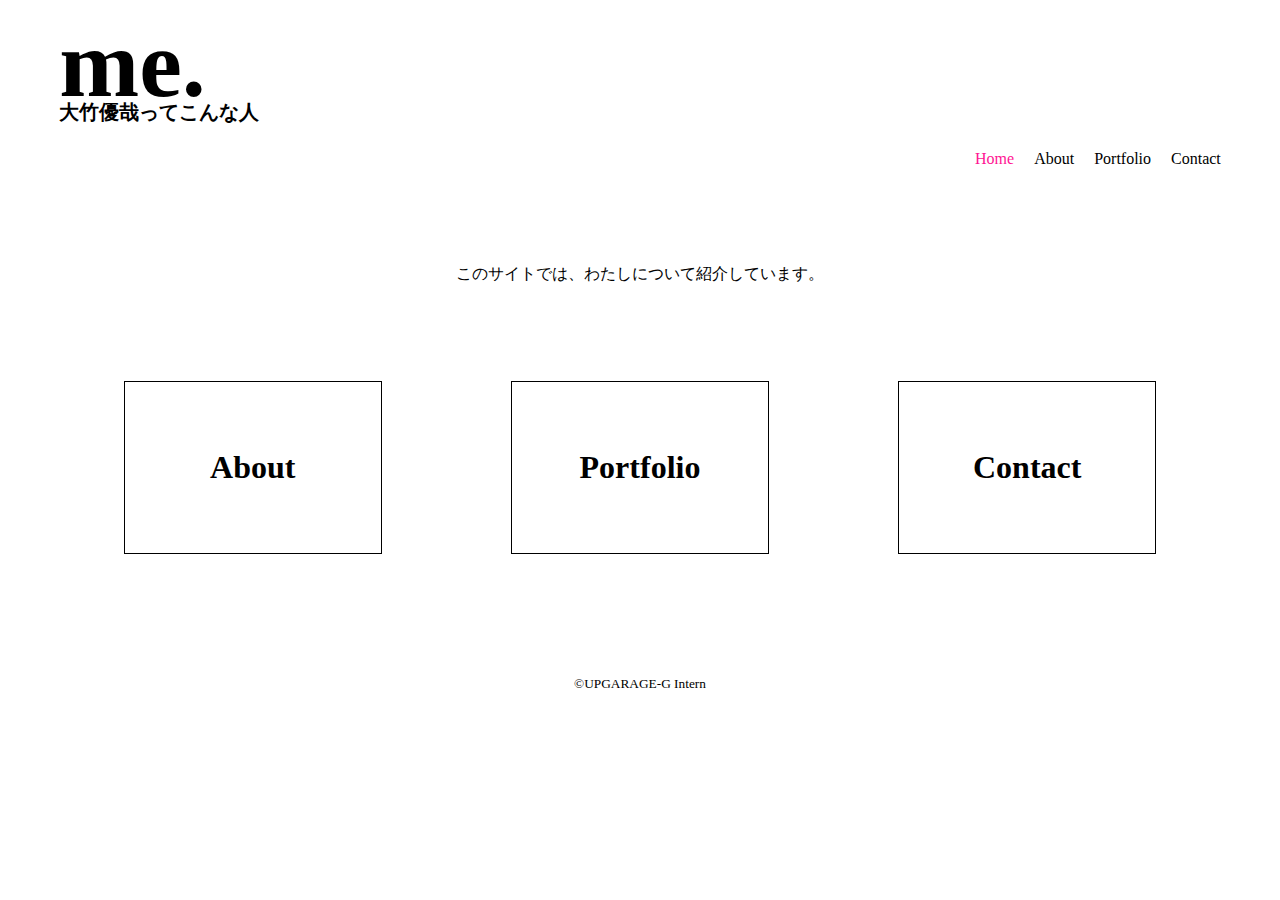
<file: intern_profile/user1/index.html>
<!DOCTYPE html>
<html lang="ja">

<head>
    <meta charset="UTF-8">
    <meta http-equiv="X-UA-Compatible" content="IE=edge">
    <meta name="viewport" content="width=device-width, initial-scale=1.0">
    <title>大竹優哉 のホームページ</title>
    <link rel="stylesheet" href="style.css">
</head>

<body class="home">

    <header>
        <h1>me.</h1>
        <h2> 大竹優哉ってこんな人</h2>
        <nav>
            <ul>
                <li class="accent_color"><a href="./index.html">Home</a></li>
                <li><a href="./about.html">About</a></li>
                <li><a href="./portfolio.html">Portfolio</a></li>
                <li><a href="./contact.html">Contact</a></li>
            </ul>
        </nav>
    </header>

    <main>
        <p>このサイトでは、わたしについて紹介しています。</p>
        <article class="home_contents">
            <a id="home_about" href="./about.html">
                <h3>About</h3>
            </a>
            <a id="home_portfolio" href="./portfolio.html">
                <h3>Portfolio</h3>
            </a>
            <a id="home_contact" href="./contact.html">
                <h3>Contact</h3>
            </a>
        </article>
    </main>

    <footer>
        <small>&copy;UPGARAGE-G Intern</small>
    </footer>
    <script src="main.js"></script>
</body>

</html>
</file>
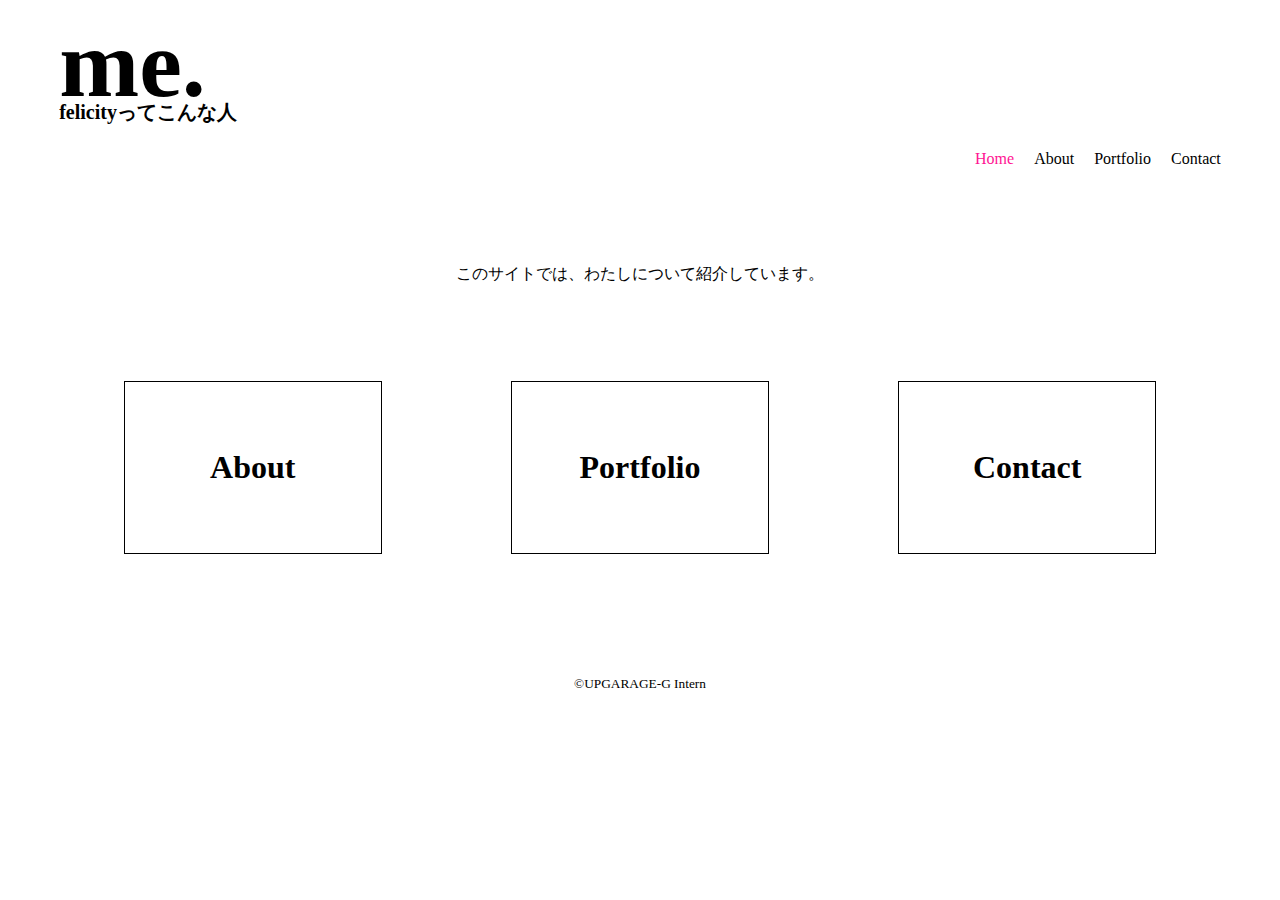
<file: intern_profile/user3/index.html>
<!DOCTYPE html>
<html lang="ja">
<head>
  <meta charset="UTF-8">
  <meta http-equiv="X-UA-Compatible" content="IE=edge">
  <meta name="viewport" content="width=device-width, initial-scale=1.0">
  <title>felicityのホームページ</title>
  <link rel="stylesheet" href="style.css">
</head>
<body class="home">

  <header>
    <h1>me.</h1>
    <h2>felicityってこんな人</h2>
    <nav>
      <ul>
        <li class="accent_color"><a href="./index.html">Home</a></li>
        <li><a href="./about.html">About</a></li>
        <li><a href="./portfolio.html">Portfolio</a></li>
        <li><a href="./contact.html">Contact</a></li>
      </ul>
    </nav>
  </header>

  <main>
    <p>このサイトでは、わたしについて紹介しています。</p>
    <article class="home_contents">
      <a id="home_about" href="./about.html"><h3>About</h3></a>
      <a id="home_portfolio" href="./portfolio.html"><h3>Portfolio</h3></a>
      <a id="home_contact" href="./contact.html"><h3>Contact</h3></a>
    </article>
  </main>

  <footer>
    <small>&copy;UPGARAGE-G Intern</small>
  </footer>
  <script src="main.js"></script>
</body>
</html>
</file>
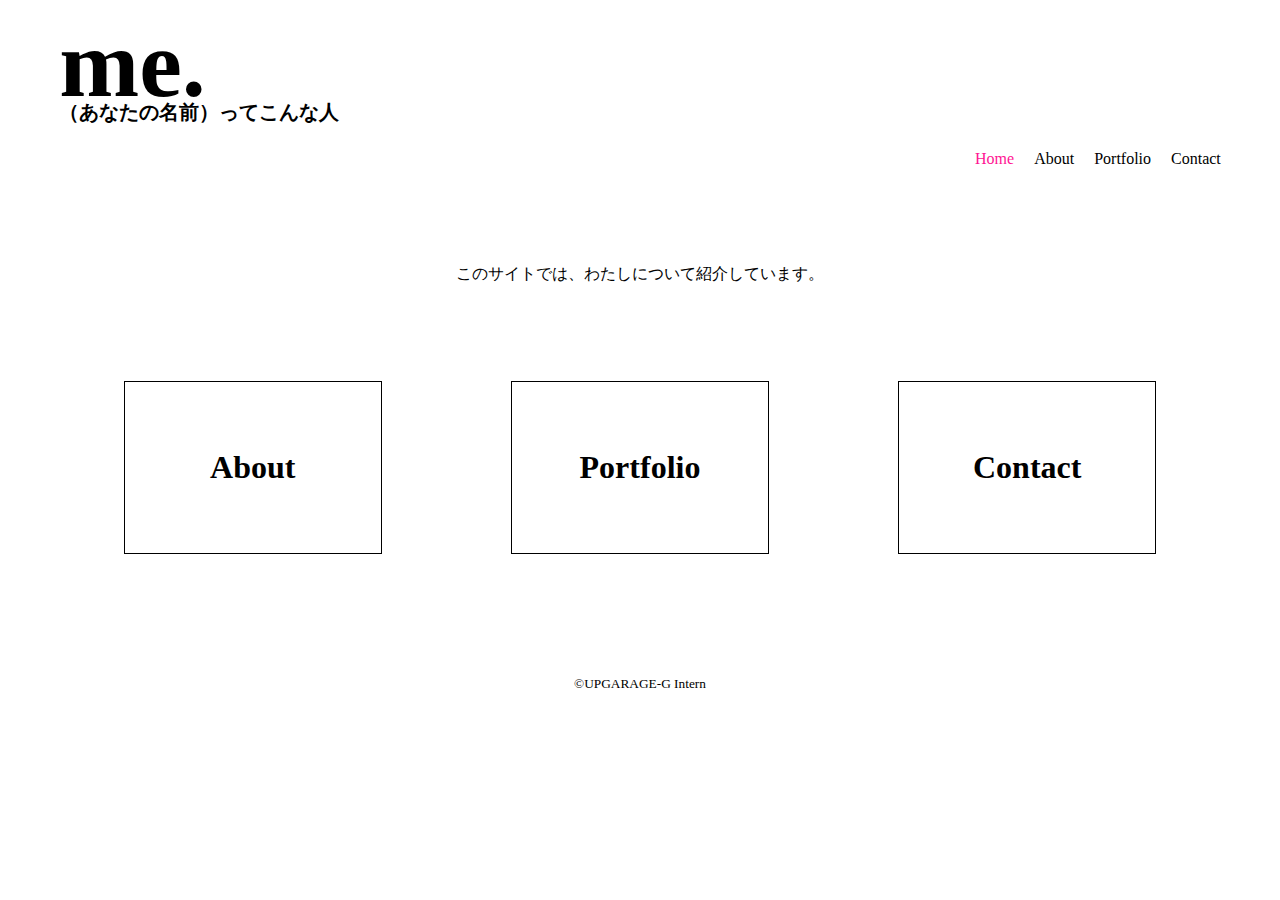
<file: intern_profile/user4/index.html>
<!DOCTYPE html>
<html lang="ja">
<head>
  <meta charset="UTF-8">
  <meta http-equiv="X-UA-Compatible" content="IE=edge">
  <meta name="viewport" content="width=device-width, initial-scale=1.0">
  <title>（あなたの名前）のホームページ</title>
  <link rel="stylesheet" href="style.css">
</head>
<body class="home">

  <header>
    <h1>me.</h1>
    <h2>（あなたの名前）ってこんな人</h2>
    <nav>
      <ul>
        <li class="accent_color"><a href="./index.html">Home</a></li>
        <li><a href="./about.html">About</a></li>
        <li><a href="./portfolio.html">Portfolio</a></li>
        <li><a href="./contact.html">Contact</a></li>
      </ul>
    </nav>
  </header>

  <main>
    <p>このサイトでは、わたしについて紹介しています。</p>
    <article class="home_contents">
      <a id="home_about" href="./about.html"><h3>About</h3></a>
      <a id="home_portfolio" href="./portfolio.html"><h3>Portfolio</h3></a>
      <a id="home_contact" href="./contact.html"><h3>Contact</h3></a>
    </article>
  </main>

  <footer>
    <small>&copy;UPGARAGE-G Intern</small>
  </footer>
  <script src="main.js"></script>
</body>
</html>
</file>
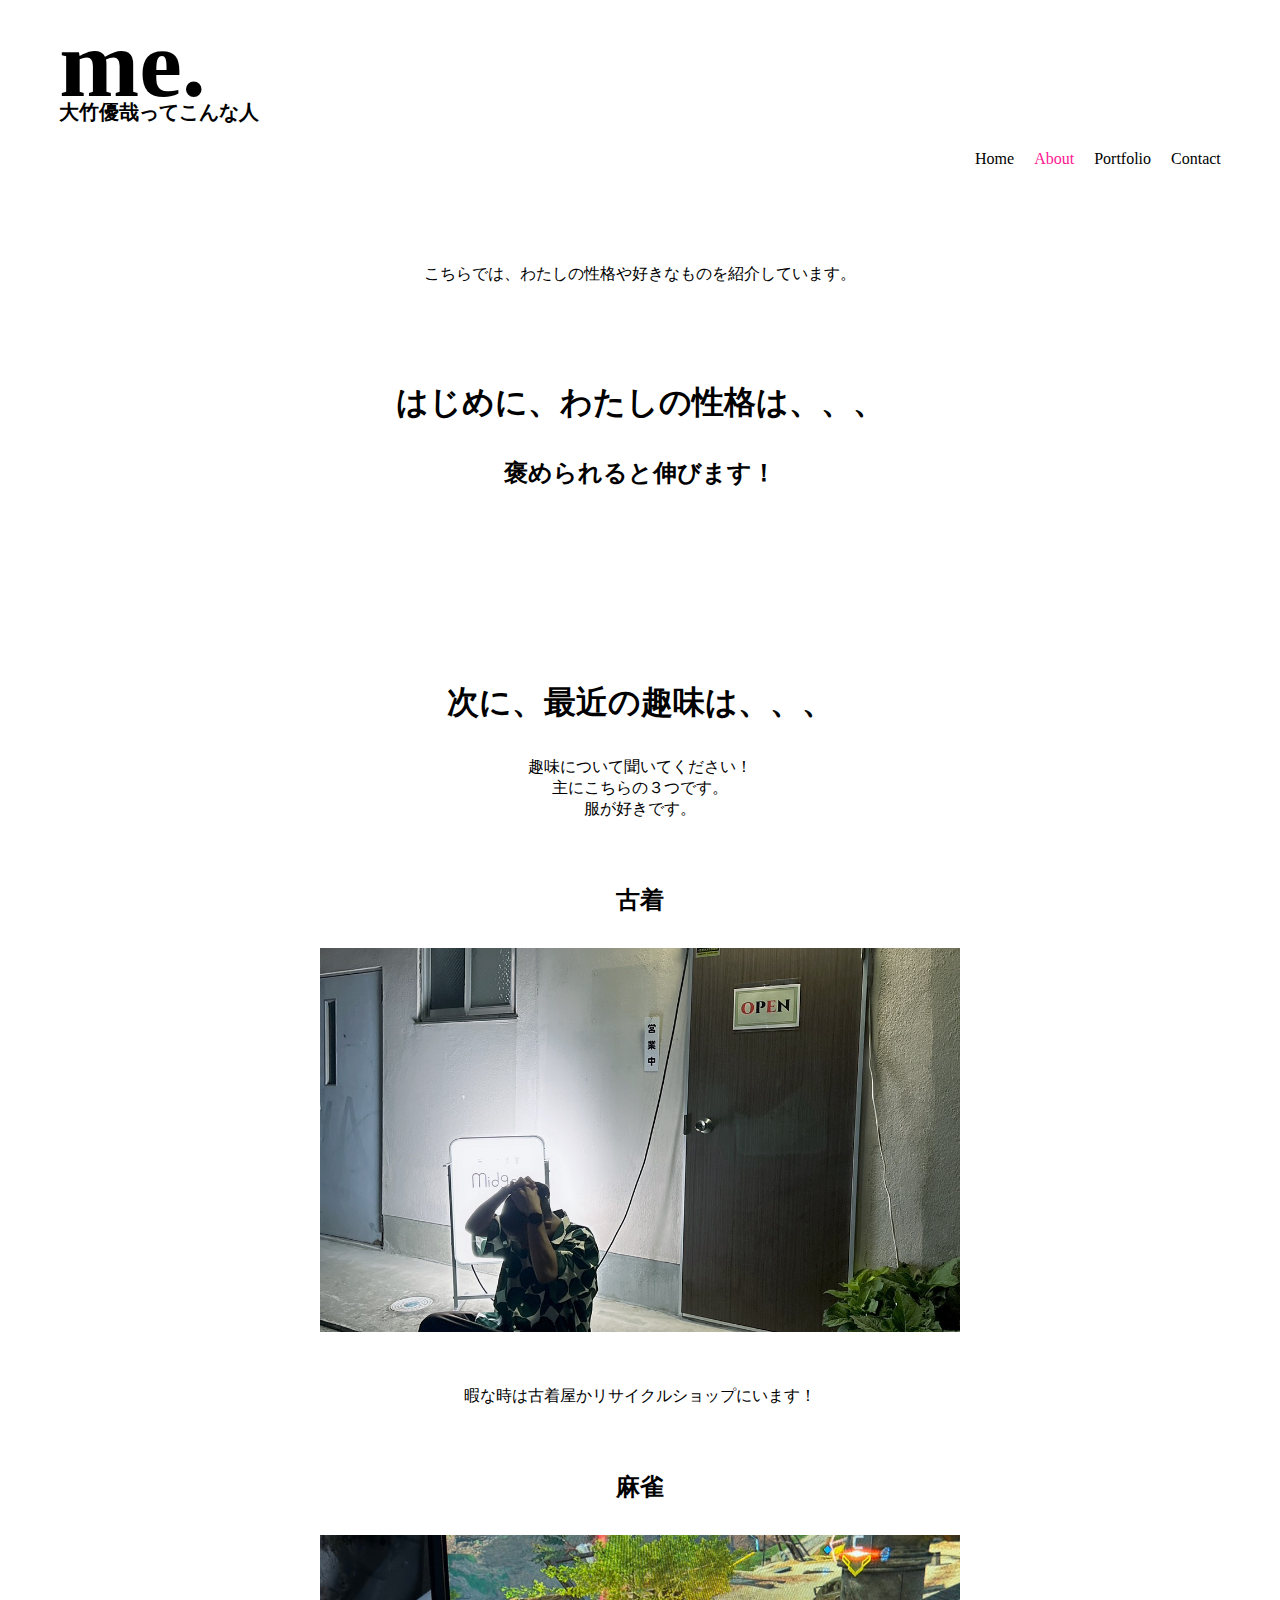
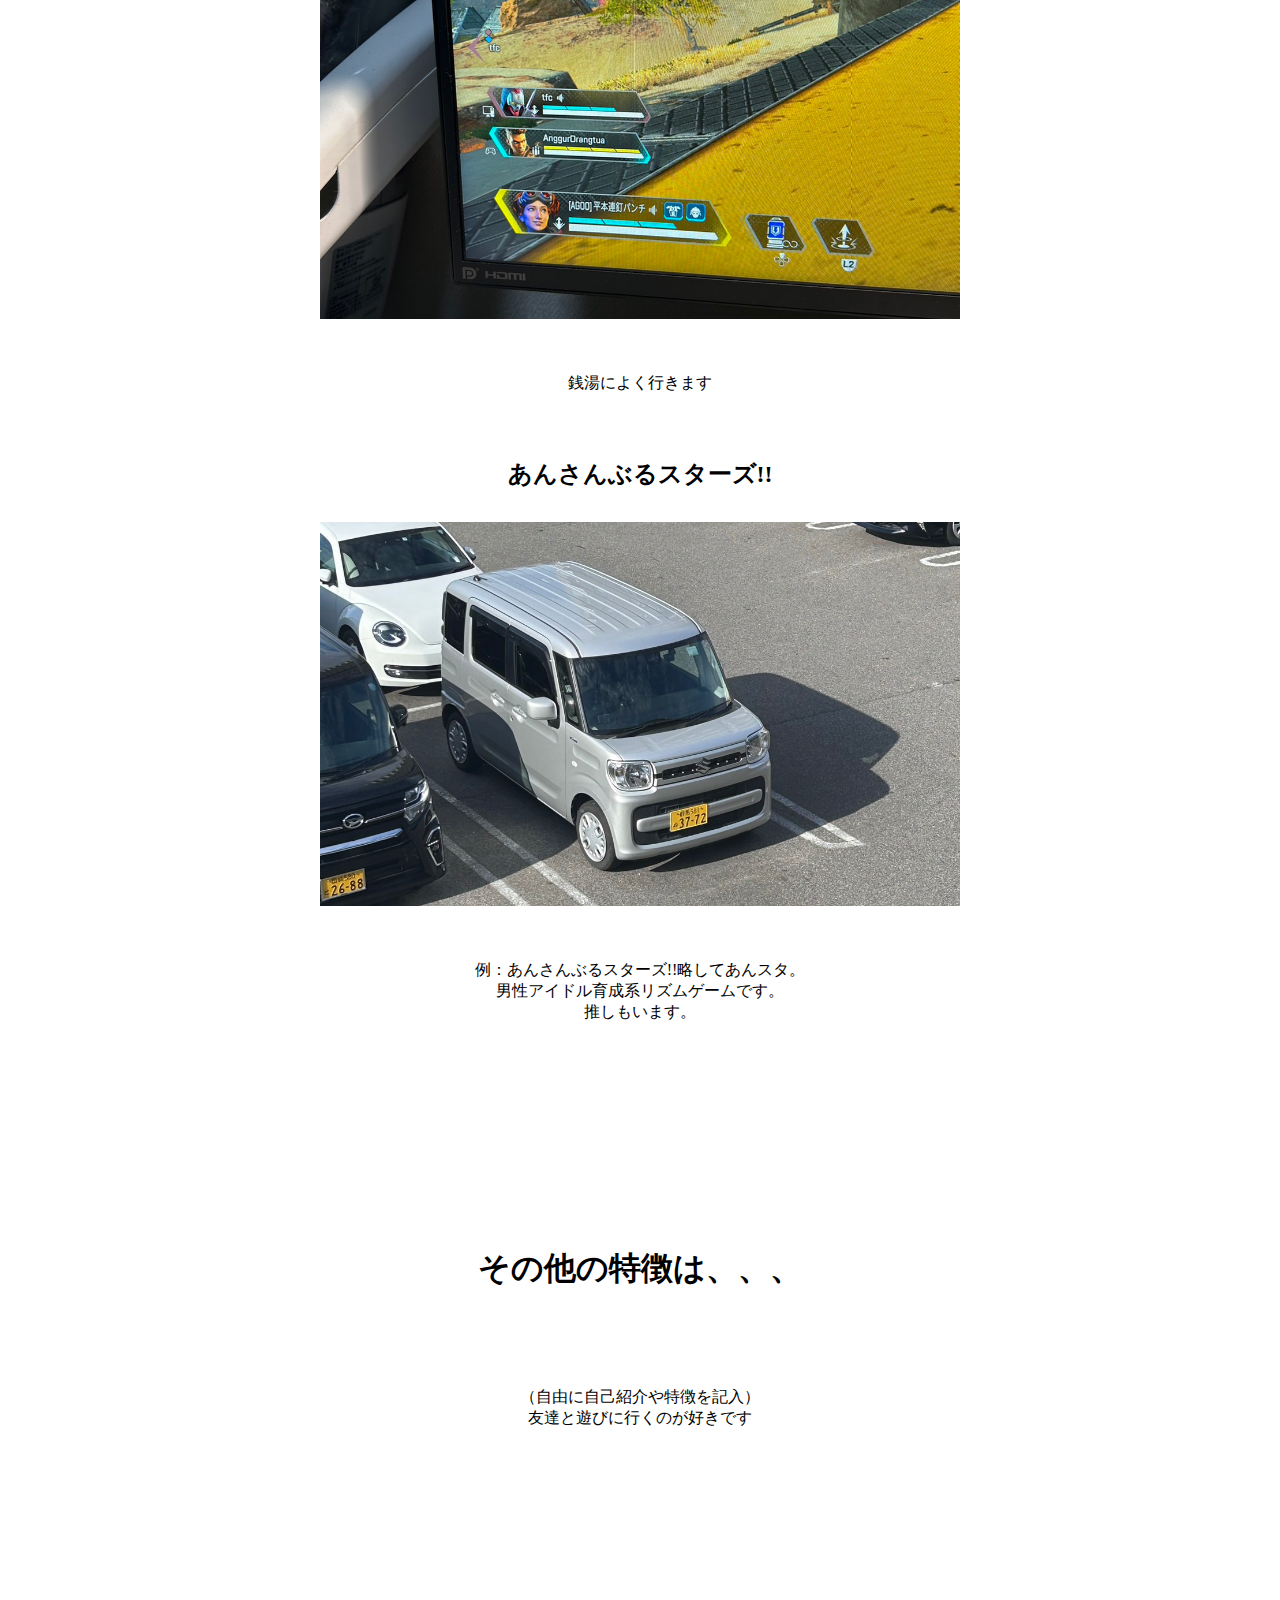
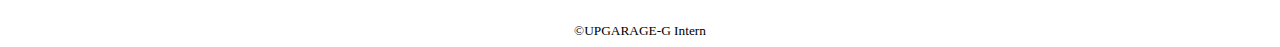
<file: intern_profile/user1/about.html>
<!DOCTYPE html>
<html lang="ja">

<head>
    <meta charset="UTF-8">
    <meta http-equiv="X-UA-Compatible" content="IE=edge">
    <meta name="viewport" content="width=device-width, initial-scale=1.0">
    <title>大竹優哉のページ</title>
    <link rel="stylesheet" href="style.css">
</head>

<body class="about">

    <header>
        <h1>me.</h1>
        <h2>大竹優哉ってこんな人</h2>
        <nav>
            <ul>
                <li><a href="./index.html">Home</a></li>
                <li class="accent_color"><a href="./about.html">About</a></li>
                <li><a href="./portfolio.html">Portfolio</a></li>
                <li><a href="./contact.html">Contact</a></li>
            </ul>
        </nav>
    </header>

    <main>
        <p>こちらでは、わたしの性格や好きなものを紹介しています。</p>
        <article>
            <section class="character">
                <h3>はじめに、わたしの性格は、、、</h3>
                <h4>褒められると伸びます！</h4>
            </section>
            <section class="like">
                <h3>次に、最近の趣味は、、、</h3>
                <p>趣味について聞いてください！<br>主にこちらの３つです。<br>服が好きです。</p>
                <div class="hobby_wrapper">
                    <div class="hobby">
                        <h4>古着</h4>
                        <img src="./S__9584648_0.jpg" alt="メダカの画像">
                        <p><br>暇な時は古着屋かリサイクルショップにいます！
                    </div>
                    <div class="hobby">
                        <h4>麻雀</h4>
                        <img src="./S__9584650_0.jpg" alt="麻雀を楽しんでいる画像">
                        <p><br>銭湯によく行きます</p>
                    </div>
                    <div class="hobby">
                        <h4>あんさんぶるスターズ!!</h4>
                        <img src="./S__9584651_0.jpg" alt="">
                        <p><br>例：あんさんぶるスターズ!!略してあんスタ。<br>男性アイドル育成系リズムゲームです。<br>推しもいます。</p>
                    </div>
                </div>
            </section>
            <section>
                <h3>その他の特徴は、、、</h3>
                <p>（自由に自己紹介や特徴を記入）<br>友達と遊びに行くのが好きです</p>
            </section>
        </article>
    </main>
    <footer>
        <small>&copy;UPGARAGE-G Intern</small>
    </footer>
    <script src="main.js"></script>
</body>

</html>
</file>
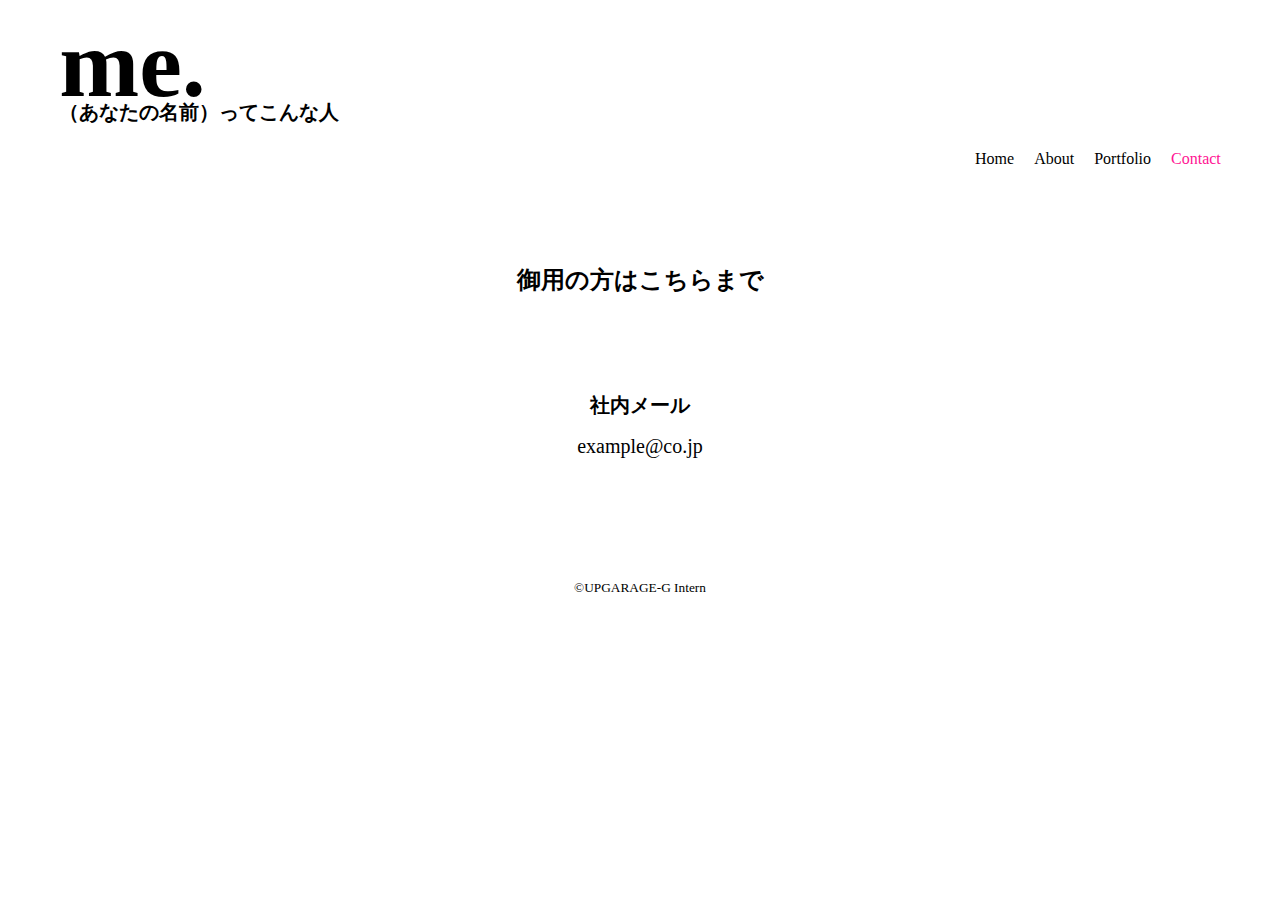
<file: intern_profile/user1/contact.html>
<!DOCTYPE html>
<html lang="ja">
<head>
  <meta charset="UTF-8">
  <meta http-equiv="X-UA-Compatible" content="IE=edge">
  <meta name="viewport" content="width=device-width, initial-scale=1.0">
  <title>（あなたの名前）のページ</title>
  <link rel="stylesheet" href="style.css">
</head>
<body>

  <header>
    <h1>me.</h1>
    <h2>（あなたの名前）ってこんな人</h2>
    <nav>
      <ul>
        <li><a href="./index.html">Home</a></li>
        <li><a href="./about.html">About</a></li>
        <li><a href="./portfolio.html">Portfolio</a></li>
        <li class="accent_color"><a href="./contact.html">Contact</a></li>
      </ul>
    </nav>
  </header>

  <main>
    <article class="mail">
      <h3>御用の方はこちらまで</h3>
      <div class="mail_wrapper">
        <h4>社内メール</h4>
        <a>example@co.jp</a>
      </div>
    </article>
  </main>

  <footer>
    <small>&copy;UPGARAGE-G Intern</small>
  </footer>
  <script src="main.js"></script>
</body>
</html>
</file>
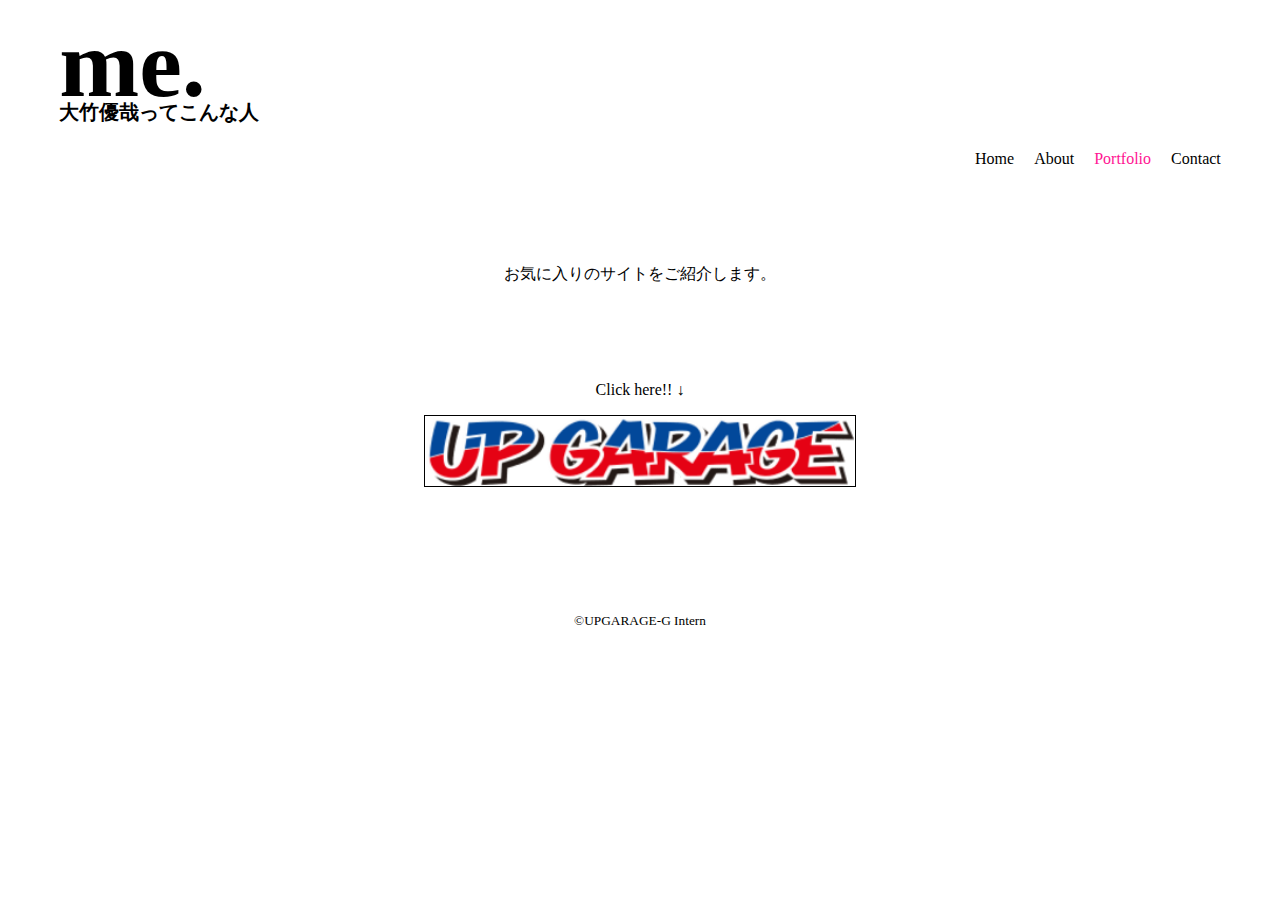
<file: intern_profile/user1/portfolio.html>
<!DOCTYPE html>
<html lang="ja">

<head>
    <meta charset="UTF-8">
    <meta http-equiv="X-UA-Compatible" content="IE=edge">
    <meta name="viewport" content="width=device-width, initial-scale=1.0">
    <title>大竹優哉のページ</title>
    <link rel="stylesheet" href="style.css">
</head>

<body class="portfolio">

    <header>
        <h1>me.</h1>
        <h2>大竹優哉ってこんな人</h2>
        <nav>
            <ul>
                <li><a href="./index.html">Home</a></li>
                <li><a href="./about.html">About</a></li>
                <li class="accent_color"><a href="./portfolio.html">Portfolio</a></li>
                <li><a href="./contact.html">Contact</a></li>
            </ul>
        </nav>
    </header>

    <main>
        <p>お気に入りのサイトをご紹介します。</p>
        <p class="small_txt">Click here!! ↓</p>
        <a href="https://www.upgarage.com"><img src="./logo.png" alt="画像"></a>
    </main>

    <footer>
        <small>&copy;UPGARAGE-G Intern</small>
    </footer>
    <script src="main.js"></script>
</body>

</html>
</file>
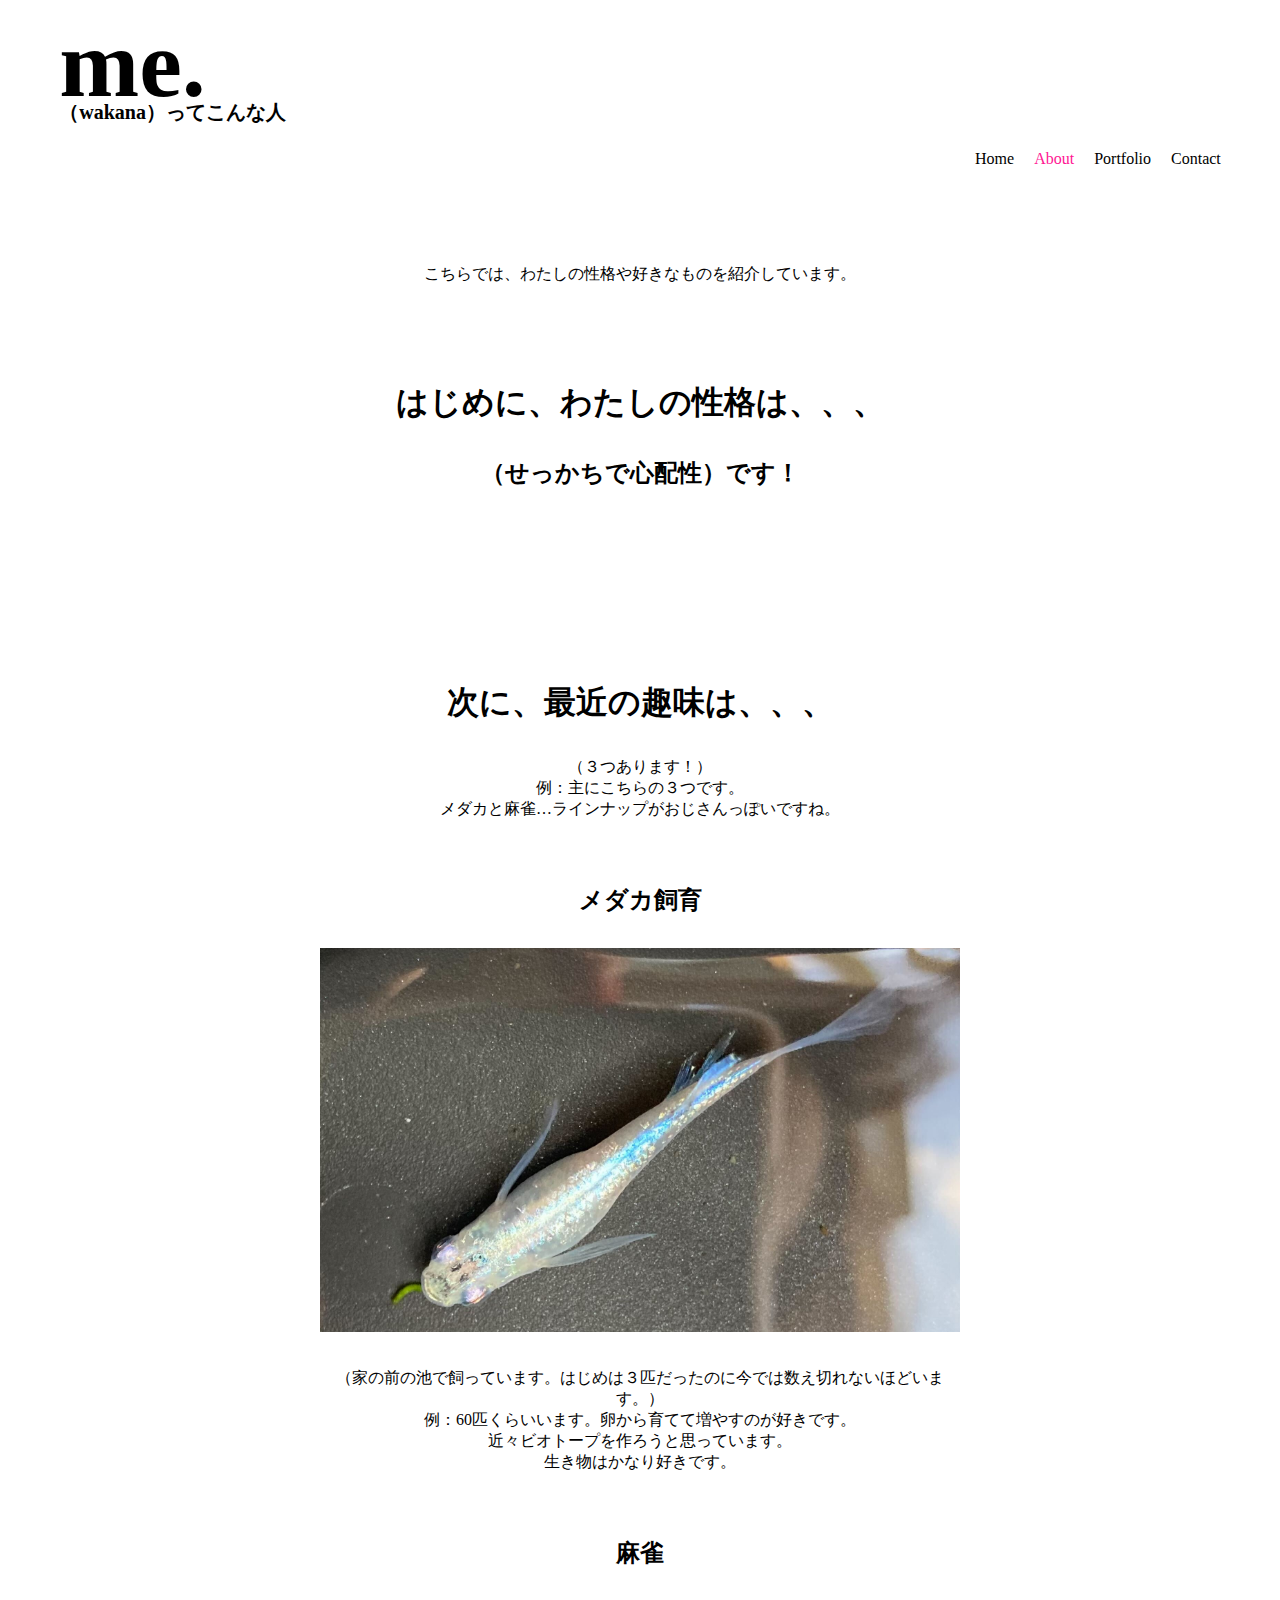
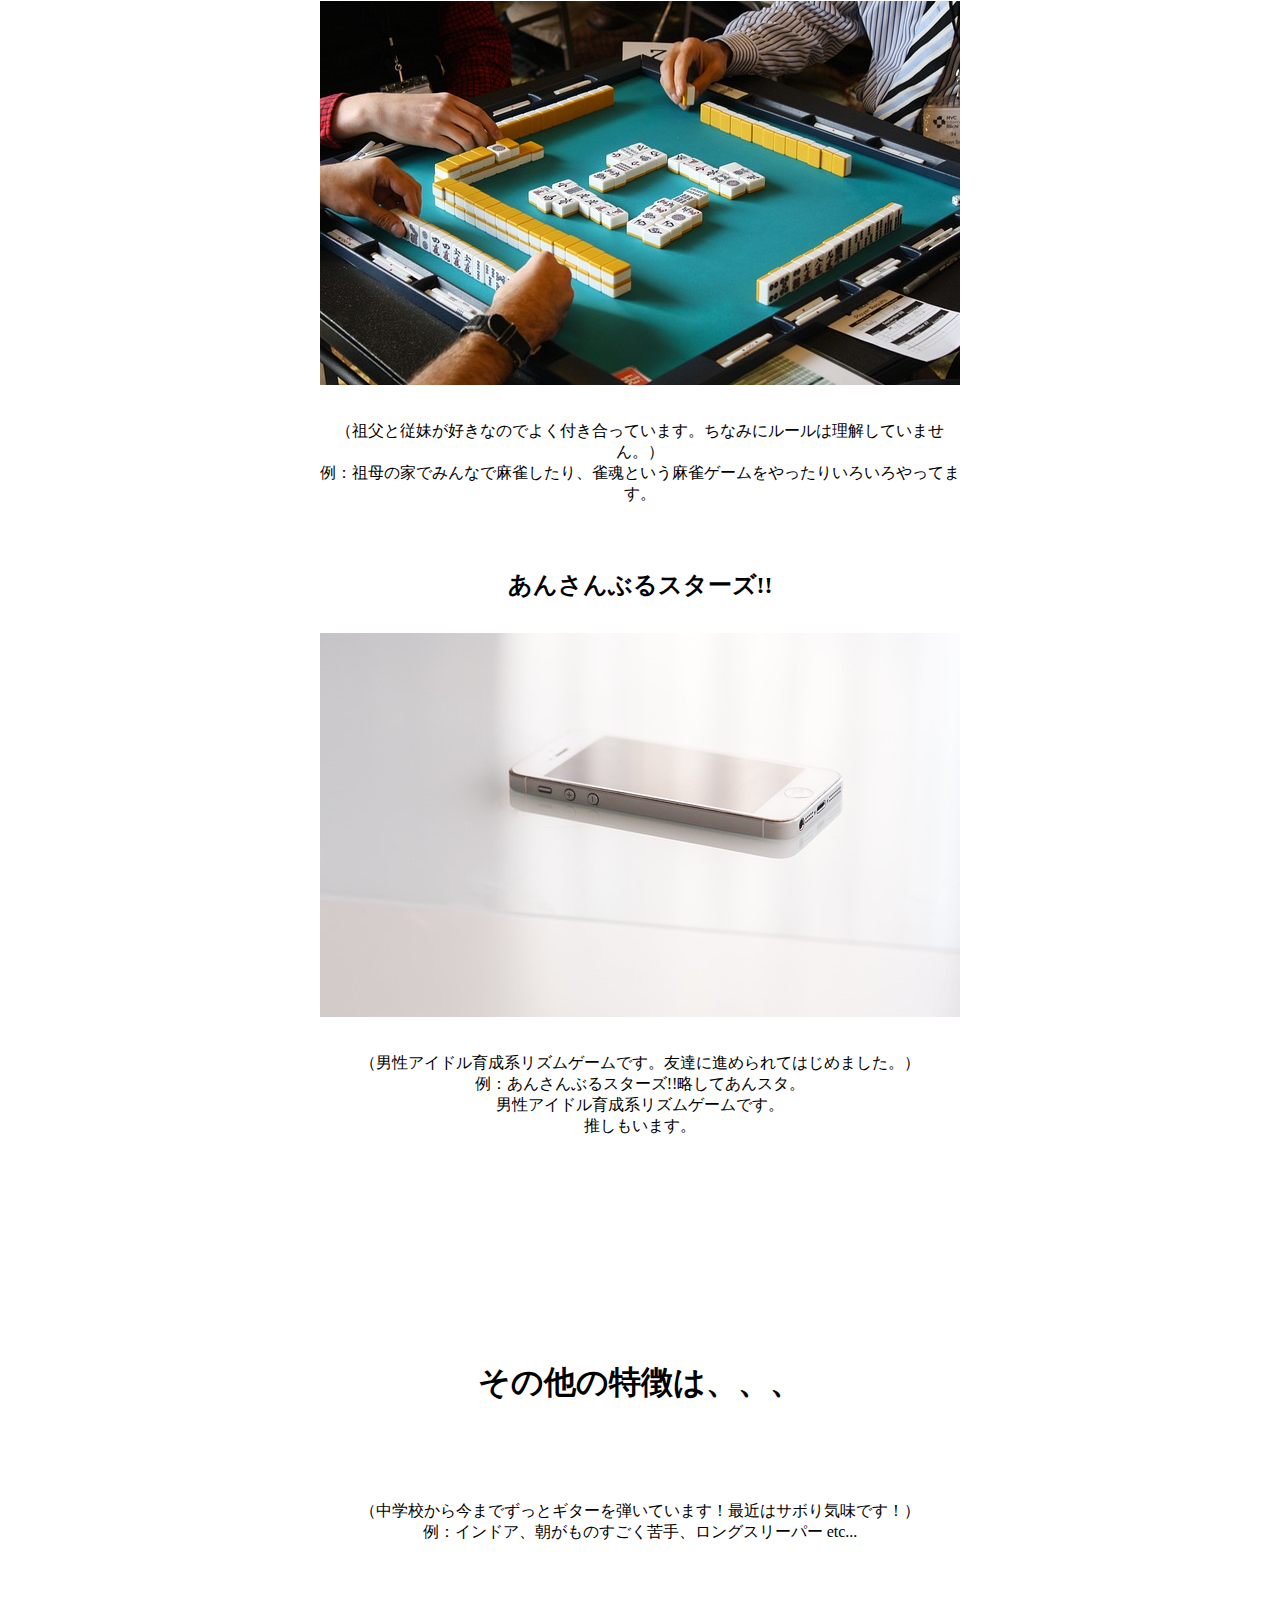
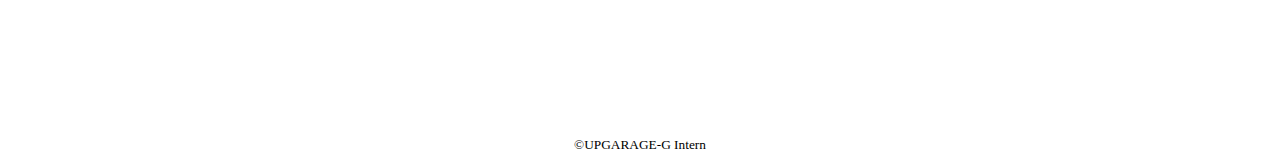
<file: intern_profile/user2/about.html>
<!DOCTYPE html>
<html lang="ja">
<head>
  <meta charset="UTF-8">
  <meta http-equiv="X-UA-Compatible" content="IE=edge">
  <meta name="viewport" content="width=device-width, initial-scale=1.0">
  <title>（wakana）のページ</title>
  <link rel="stylesheet" href="style.css">
</head>
<body class="about">

  <header>
    <h1>me.</h1>
    <h2>（wakana）ってこんな人</h2>
    <nav>
      <ul>
        <li><a href="./index.html">Home</a></li>
        <li class="accent_color"><a href="./about.html">About</a></li>
        <li><a href="./portfolio.html">Portfolio</a></li>
        <li><a href="./contact.html">Contact</a></li>
      </ul>
    </nav>
  </header>

  <main>
    <p>こちらでは、わたしの性格や好きなものを紹介しています。</p>
    <article>
      <section class="character">
        <h3>はじめに、わたしの性格は、、、</h3>
        <h4>（せっかちで心配性）です！</h4>
      </section>
      <section class="like">
        <h3>次に、最近の趣味は、、、</h3>
        <p>（３つあります！）<br>例：主にこちらの３つです。<br>メダカと麻雀…ラインナップがおじさんっぽいですね。</p>
        <div class="hobby_wrapper">
          <div class="hobby">
            <h4>メダカ飼育</h4>
            <img src="medaka.jpg" alt="メダカの画像">
            <p>（家の前の池で飼っています。はじめは３匹だったのに今では数え切れないほどいます。）<br>例：60匹くらいいます。卵から育てて増やすのが好きです。<br>近々ビオトープを作ろうと思っています。<br>生き物はかなり好きです。
            </p>
          </div>
          <div class="hobby">
            <h4>麻雀</h4>
            <img src="games-g4a9eefb07_640.jpg" alt="麻雀を楽しんでいる画像">
            <p>（祖父と従妹が好きなのでよく付き合っています。ちなみにルールは理解していません。）<br>例：祖母の家でみんなで麻雀したり、雀魂という麻雀ゲームをやったりいろいろやってます。</p>
          </div>
          <div class="hobby">
            <h4>あんさんぶるスターズ!!</h4>
            <img src="technology-g5ec77ba9c_640.jpg" alt="">
            <p>（男性アイドル育成系リズムゲームです。友達に進められてはじめました。）<br>例：あんさんぶるスターズ!!略してあんスタ。<br>男性アイドル育成系リズムゲームです。<br>推しもいます。</p>
          </div>
        </div>
      </section>
      <section>
        <h3>その他の特徴は、、、</h3>
        <p>（中学校から今までずっとギターを弾いています！最近はサボり気味です！）<br>例：インドア、朝がものすごく苦手、ロングスリーパー etc...</p>
      </section>
    </article>
  </main>
  <footer>
    <small>&copy;UPGARAGE-G Intern</small>
  </footer>
  <script src="main.js"></script>
</body>
</html>
</file>
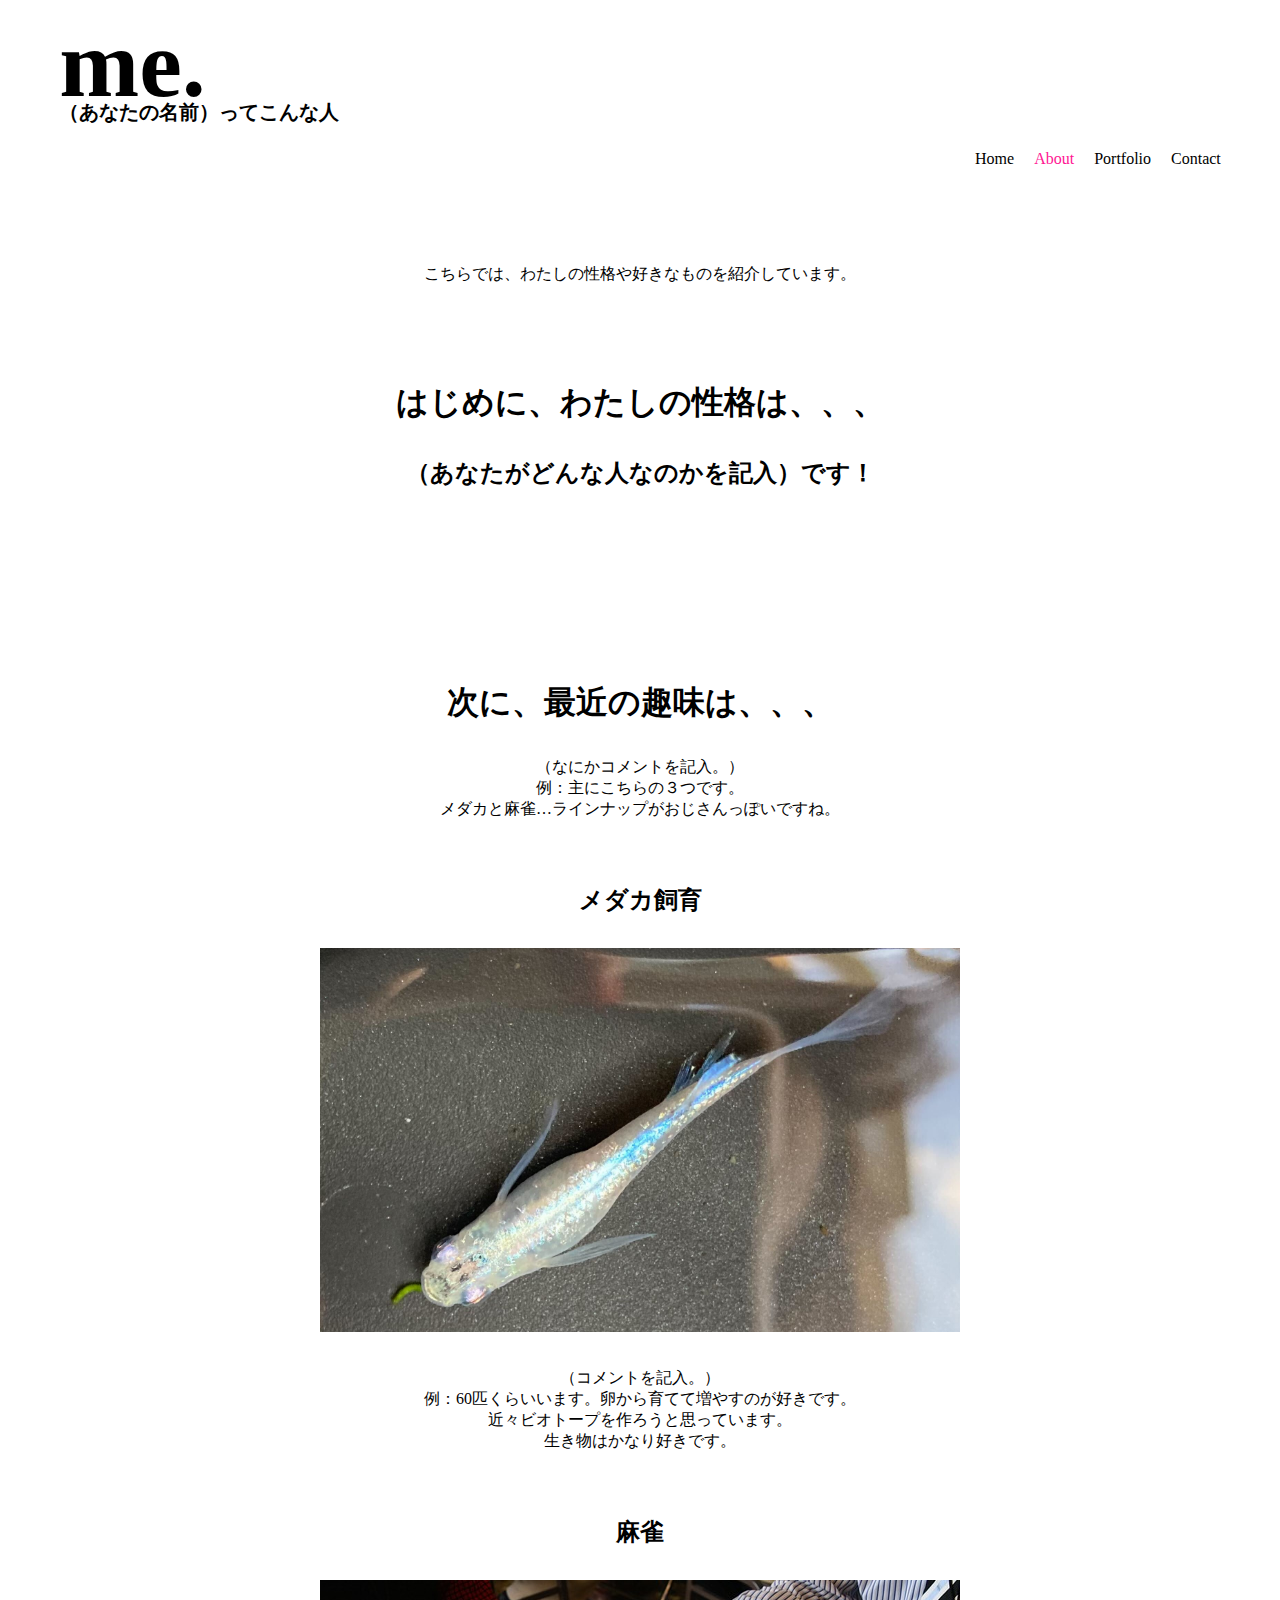
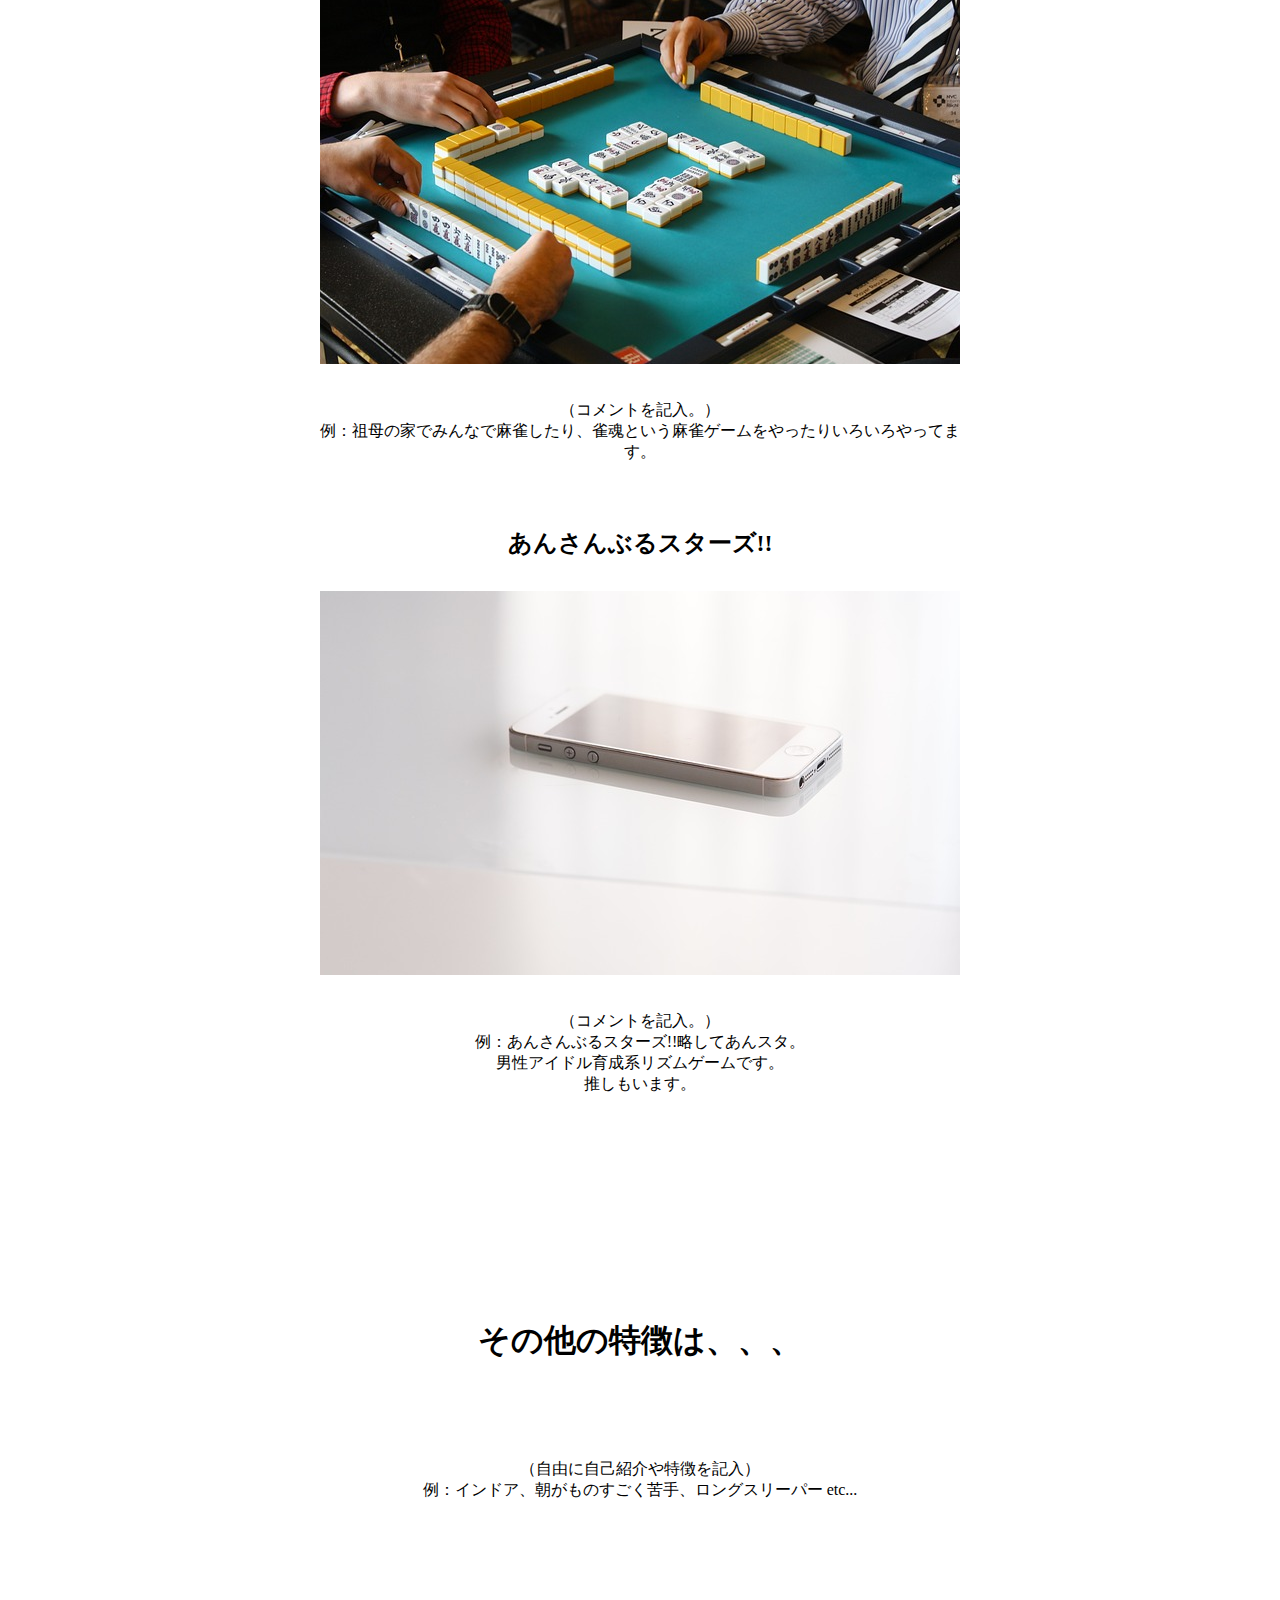
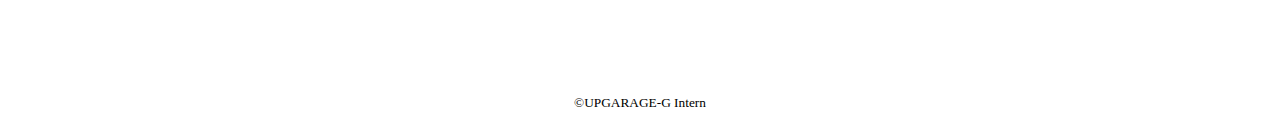
<file: intern_profile/user3/about.html>
<!DOCTYPE html>
<html lang="ja">
<head>
  <meta charset="UTF-8">
  <meta http-equiv="X-UA-Compatible" content="IE=edge">
  <meta name="viewport" content="width=device-width, initial-scale=1.0">
  <title>（あなたの名前）のページ</title>
  <link rel="stylesheet" href="style.css">
</head>
<body class="about">

  <header>
    <h1>me.</h1>
    <h2>（あなたの名前）ってこんな人</h2>
    <nav>
      <ul>
        <li><a href="./index.html">Home</a></li>
        <li class="accent_color"><a href="./about.html">About</a></li>
        <li><a href="./portfolio.html">Portfolio</a></li>
        <li><a href="./contact.html">Contact</a></li>
      </ul>
    </nav>
  </header>

  <main>
    <p>こちらでは、わたしの性格や好きなものを紹介しています。</p>
    <article>
      <section class="character">
        <h3>はじめに、わたしの性格は、、、</h3>
        <h4>（あなたがどんな人なのかを記入）です！</h4>
      </section>
      <section class="like">
        <h3>次に、最近の趣味は、、、</h3>
        <p>（なにかコメントを記入。）<br>例：主にこちらの３つです。<br>メダカと麻雀…ラインナップがおじさんっぽいですね。</p>
        <div class="hobby_wrapper">
          <div class="hobby">
            <h4>メダカ飼育</h4>
            <img src="medaka.jpg" alt="メダカの画像">
            <p>（コメントを記入。）<br>例：60匹くらいいます。卵から育てて増やすのが好きです。<br>近々ビオトープを作ろうと思っています。<br>生き物はかなり好きです。
            </p>
          </div>
          <div class="hobby">
            <h4>麻雀</h4>
            <img src="games-g4a9eefb07_640.jpg" alt="麻雀を楽しんでいる画像">
            <p>（コメントを記入。）<br>例：祖母の家でみんなで麻雀したり、雀魂という麻雀ゲームをやったりいろいろやってます。</p>
          </div>
          <div class="hobby">
            <h4>あんさんぶるスターズ!!</h4>
            <img src="technology-g5ec77ba9c_640.jpg" alt="">
            <p>（コメントを記入。）<br>例：あんさんぶるスターズ!!略してあんスタ。<br>男性アイドル育成系リズムゲームです。<br>推しもいます。</p>
          </div>
        </div>
      </section>
      <section>
        <h3>その他の特徴は、、、</h3>
        <p>（自由に自己紹介や特徴を記入）<br>例：インドア、朝がものすごく苦手、ロングスリーパー etc...</p>
      </section>
    </article>
  </main>
  <footer>
    <small>&copy;UPGARAGE-G Intern</small>
  </footer>
  <script src="main.js"></script>
</body>
</html>
</file>
<file: intern_profile/user1/style.css>
@charset "utf-8";
html, ul, li, h1, h2, h3, h4{
  margin: 0;
  padding: 0;
  font-size: 16px;
}
body {
  padding: 0 4%;
}

/* header */
h1 {
  font-size: 6rem;
}
h2 {
  font-size: 1.25rem;
  margin-top: -20px;
}
header ul {
  width: 100%;
  display: flex;
  justify-content: end;
  gap: 20px;
  margin-top: 1.5rem;
}
header li {
  list-style: none;
}
header li a{
  text-decoration: none;
  color: black;
}
.accent_color a{
  color: #ff1493;
}

/* main */
main p {
  text-align: center;
  margin: 6rem 0;
}

/* Home */
.home_contents {
  display: flex;
  justify-content: space-around;
}
.home_contents a {
  width: calc(60vw/3);
  height: calc(40vw/3);
  border: 1px solid black;
  text-decoration: none;
}
.home_contents h3 {
  display: flex;
  width: 100%;
  height: 100%;
  justify-content: center;
  align-items: center;
  color: black;
  font-size: 2rem;
}

/* About */
.about h3 {
  font-size: 2rem;
}
.about section {
  text-align: center;
}
.about a img {
  width: 300px;
}
.character p {
  margin: 2rem;
}
.about section {
  margin-bottom: 12rem;
}
.about .like p {
  margin: 2rem 0;
}
.about .hobby {
  margin-top: 0rem;
  width: calc(60vw/3);
  
}
.about .like img {
  width: calc(60vw/3);
  height: calc(40vw/3);
  object-fit: cover;
}
.about .hobby_wrapper{
  display: flex;
  justify-content: space-around;
}
.about h4 {
  margin: 2rem 0;
  font-size: 1.5rem;
}

/* portfolio */
.portfolio main {
  text-align: center;
}
.portfolio a img{
  width: 430px;
  border: 1px solid #000;
}
.small_txt {
  margin: 1rem;
}

/* Contact */
.mail {
  text-align: center;
  margin-top: 6rem;
}
.mail h3 {
  margin-bottom: 4rem;
  font-size: 1.5rem;
}
.mail .mail_wrapper {
  margin: 6rem 0;
}
.mail h4 {
  margin-bottom: 1rem;
  font-size: 1.25rem;
}
.mail a {
  margin: 0;
  font-size: 1.25rem;
}

/* footer */
footer {
  text-align: center;
  margin-top: 120px;
}


@media (max-width: 1290px) {
  /* About */
  .about .hobby_wrapper {
    align-items: center;
    flex-direction: column;
  }
  .about .hobby {
    width: 100%;
  }
  .about .like img {
    width: 50vw;
    height: 30vw;
  }
  .about .like p {
    margin: 2rem auto;
    width: 50vw;
  }
}

@media (max-width: 820px) {
  .home_contents {
    flex-direction: column;
    align-items: center;
    gap: 2rem;
  }
  .home_contents a {
    width: 80%;
    height: 40vw;
  }
}

@media (max-width: 500px) {
  /* Home */
  .home_contents a {
    width: 100%;
    height: 50vw;
  }

  /* About */
  .about .hobby {
    margin-bottom: 2rem;
  }
  .about .like img {
    width: 80vw;
    height: 50vw;
  }
  .about .like p {
    margin: 2rem auto;
    width: 80vw;
  }

  /* Portfolio */
  .portfolio a img {
    width: 100%;
  }
}

@media (min-width: 1900px) {
  /* About */
  .about h4 {
    font-size: 1.5rem;
  }
}
</file>
<file: intern_profile/user3/style.css>
@charset "utf-8";
html, ul, li, h1, h2, h3, h4{
  margin: 0;
  padding: 0;
  font-size: 16px;
}
body {
  padding: 0 4%;
}

/* header */
h1 {
  font-size: 6rem;
}
h2 {
  font-size: 1.25rem;
  margin-top: -20px;
}
header ul {
  width: 100%;
  display: flex;
  justify-content: end;
  gap: 20px;
  margin-top: 1.5rem;
}
header li {
  list-style: none;
}
header li a{
  text-decoration: none;
  color: black;
}
.accent_color a{
  color: #ff1493;
}

/* main */
main p {
  text-align: center;
  margin: 6rem 0;
}

/* Home */
.home_contents {
  display: flex;
  justify-content: space-around;
}
.home_contents a {
  width: calc(60vw/3);
  height: calc(40vw/3);
  border: 1px solid black;
  text-decoration: none;
}
.home_contents h3 {
  display: flex;
  width: 100%;
  height: 100%;
  justify-content: center;
  align-items: center;
  color: black;
  font-size: 2rem;
}

/* About */
.about h3 {
  font-size: 2rem;
}
.about section {
  text-align: center;
}
.about a img {
  width: 300px;
}
.character p {
  margin: 2rem;
}
.about section {
  margin-bottom: 12rem;
}
.about .like p {
  margin: 2rem 0;
}
.about .hobby {
  margin-top: 0rem;
  width: calc(60vw/3);
  
}
.about .like img {
  width: calc(60vw/3);
  height: calc(40vw/3);
  object-fit: cover;
}
.about .hobby_wrapper{
  display: flex;
  justify-content: space-around;
}
.about h4 {
  margin: 2rem 0;
  font-size: 1.5rem;
}

/* portfolio */
.portfolio main {
  text-align: center;
}
.portfolio a img{
  width: 430px;
  border: 1px solid #000;
}
.small_txt {
  margin: 1rem;
}

/* Contact */
.mail {
  text-align: center;
  margin-top: 6rem;
}
.mail h3 {
  margin-bottom: 4rem;
  font-size: 1.5rem;
}
.mail .mail_wrapper {
  margin: 6rem 0;
}
.mail h4 {
  margin-bottom: 1rem;
  font-size: 1.25rem;
}
.mail a {
  margin: 0;
  font-size: 1.25rem;
}

/* footer */
footer {
  text-align: center;
  margin-top: 120px;
}


@media (max-width: 1290px) {
  /* About */
  .about .hobby_wrapper {
    align-items: center;
    flex-direction: column;
  }
  .about .hobby {
    width: 100%;
  }
  .about .like img {
    width: 50vw;
    height: 30vw;
  }
  .about .like p {
    margin: 2rem auto;
    width: 50vw;
  }
}

@media (max-width: 820px) {
  .home_contents {
    flex-direction: column;
    align-items: center;
    gap: 2rem;
  }
  .home_contents a {
    width: 80%;
    height: 40vw;
  }
}

@media (max-width: 500px) {
  /* Home */
  .home_contents a {
    width: 100%;
    height: 50vw;
  }

  /* About */
  .about .hobby {
    margin-bottom: 2rem;
  }
  .about .like img {
    width: 80vw;
    height: 50vw;
  }
  .about .like p {
    margin: 2rem auto;
    width: 80vw;
  }

  /* Portfolio */
  .portfolio a img {
    width: 100%;
  }
}

@media (min-width: 1900px) {
  /* About */
  .about h4 {
    font-size: 1.5rem;
  }
}
</file>
<file: intern_profile/user4/style.css>
@charset "utf-8";
html, ul, li, h1, h2, h3, h4{
  margin: 0;
  padding: 0;
  font-size: 16px;
}
body {
  padding: 0 4%;
}

/* header */
h1 {
  font-size: 6rem;
}
h2 {
  font-size: 1.25rem;
  margin-top: -20px;
}
header ul {
  width: 100%;
  display: flex;
  justify-content: end;
  gap: 20px;
  margin-top: 1.5rem;
}
header li {
  list-style: none;
}
header li a{
  text-decoration: none;
  color: black;
}
.accent_color a{
  color: #ff1493;
}

/* main */
main p {
  text-align: center;
  margin: 6rem 0;
}

/* Home */
.home_contents {
  display: flex;
  justify-content: space-around;
}
.home_contents a {
  width: calc(60vw/3);
  height: calc(40vw/3);
  border: 1px solid black;
  text-decoration: none;
}
.home_contents h3 {
  display: flex;
  width: 100%;
  height: 100%;
  justify-content: center;
  align-items: center;
  color: black;
  font-size: 2rem;
}

/* About */
.about h3 {
  font-size: 2rem;
}
.about section {
  text-align: center;
}
.about a img {
  width: 300px;
}
.character p {
  margin: 2rem;
}
.about section {
  margin-bottom: 12rem;
}
.about .like p {
  margin: 2rem 0;
}
.about .hobby {
  margin-top: 0rem;
  width: calc(60vw/3);
  
}
.about .like img {
  width: calc(60vw/3);
  height: calc(40vw/3);
  object-fit: cover;
}
.about .hobby_wrapper{
  display: flex;
  justify-content: space-around;
}
.about h4 {
  margin: 2rem 0;
  font-size: 1.5rem;
}

/* portfolio */
.portfolio main {
  text-align: center;
}
.portfolio a img{
  width: 430px;
  border: 1px solid #000;
}
.small_txt {
  margin: 1rem;
}

/* Contact */
.mail {
  text-align: center;
  margin-top: 6rem;
}
.mail h3 {
  margin-bottom: 4rem;
  font-size: 1.5rem;
}
.mail .mail_wrapper {
  margin: 6rem 0;
}
.mail h4 {
  margin-bottom: 1rem;
  font-size: 1.25rem;
}
.mail a {
  margin: 0;
  font-size: 1.25rem;
}

/* footer */
footer {
  text-align: center;
  margin-top: 120px;
}


@media (max-width: 1290px) {
  /* About */
  .about .hobby_wrapper {
    align-items: center;
    flex-direction: column;
  }
  .about .hobby {
    width: 100%;
  }
  .about .like img {
    width: 50vw;
    height: 30vw;
  }
  .about .like p {
    margin: 2rem auto;
    width: 50vw;
  }
}

@media (max-width: 820px) {
  .home_contents {
    flex-direction: column;
    align-items: center;
    gap: 2rem;
  }
  .home_contents a {
    width: 80%;
    height: 40vw;
  }
}

@media (max-width: 500px) {
  /* Home */
  .home_contents a {
    width: 100%;
    height: 50vw;
  }

  /* About */
  .about .hobby {
    margin-bottom: 2rem;
  }
  .about .like img {
    width: 80vw;
    height: 50vw;
  }
  .about .like p {
    margin: 2rem auto;
    width: 80vw;
  }

  /* Portfolio */
  .portfolio a img {
    width: 100%;
  }
}

@media (min-width: 1900px) {
  /* About */
  .about h4 {
    font-size: 1.5rem;
  }
}
</file>
<file: intern_profile/user2/style.css>
@charset "utf-8";
html, ul, li, h1, h2, h3, h4{
  margin: 0;
  padding: 0;
  font-size: 16px;
}
body {
  padding: 0 4%;
}

/* header */
h1 {
  font-size: 6rem;
}
h2 {
  font-size: 1.25rem;
  margin-top: -20px;
}
header ul {
  width: 100%;
  display: flex;
  justify-content: end;
  gap: 20px;
  margin-top: 1.5rem;
}
header li {
  list-style: none;
}
header li a{
  text-decoration: none;
  color: black;
}
.accent_color a{
  color: #ff1493;
}

/* main */
main p {
  text-align: center;
  margin: 6rem 0;
}

/* Home */
.home_contents {
  display: flex;
  justify-content: space-around;
}
.home_contents a {
  width: calc(60vw/3);
  height: calc(40vw/3);
  border: 1px solid black;
  text-decoration: none;
}
.home_contents h3 {
  display: flex;
  width: 100%;
  height: 100%;
  justify-content: center;
  align-items: center;
  color: black;
  font-size: 2rem;
}

/* About */
.about h3 {
  font-size: 2rem;
}
.about section {
  text-align: center;
}
.about a img {
  width: 300px;
}
.character p {
  margin: 2rem;
}
.about section {
  margin-bottom: 12rem;
}
.about .like p {
  margin: 2rem 0;
}
.about .hobby {
  margin-top: 0rem;
  width: calc(60vw/3);
  
}
.about .like img {
  width: calc(60vw/3);
  height: calc(40vw/3);
  object-fit: cover;
}
.about .hobby_wrapper{
  display: flex;
  justify-content: space-around;
}
.about h4 {
  margin: 2rem 0;
  font-size: 1.5rem;
}

/* portfolio */
.portfolio main {
  text-align: center;
}
.portfolio a img{
  width: 430px;
  border: 1px solid #000;
}
.small_txt {
  margin: 1rem;
}

/* Contact */
.mail {
  text-align: center;
  margin-top: 6rem;
}
.mail h3 {
  margin-bottom: 4rem;
  font-size: 1.5rem;
}
.mail .mail_wrapper {
  margin: 6rem 0;
}
.mail h4 {
  margin-bottom: 1rem;
  font-size: 1.25rem;
}
.mail a {
  margin: 0;
  font-size: 1.25rem;
}

/* footer */
footer {
  text-align: center;
  margin-top: 120px;
}


@media (max-width: 1290px) {
  /* About */
  .about .hobby_wrapper {
    align-items: center;
    flex-direction: column;
  }
  .about .hobby {
    width: 100%;
  }
  .about .like img {
    width: 50vw;
    height: 30vw;
  }
  .about .like p {
    margin: 2rem auto;
    width: 50vw;
  }
}

@media (max-width: 820px) {
  .home_contents {
    flex-direction: column;
    align-items: center;
    gap: 2rem;
  }
  .home_contents a {
    width: 80%;
    height: 40vw;
  }
}

@media (max-width: 500px) {
  /* Home */
  .home_contents a {
    width: 100%;
    height: 50vw;
  }

  /* About */
  .about .hobby {
    margin-bottom: 2rem;
  }
  .about .like img {
    width: 80vw;
    height: 50vw;
  }
  .about .like p {
    margin: 2rem auto;
    width: 80vw;
  }

  /* Portfolio */
  .portfolio a img {
    width: 100%;
  }
}

@media (min-width: 1900px) {
  /* About */
  .about h4 {
    font-size: 1.5rem;
  }
}
</file>
